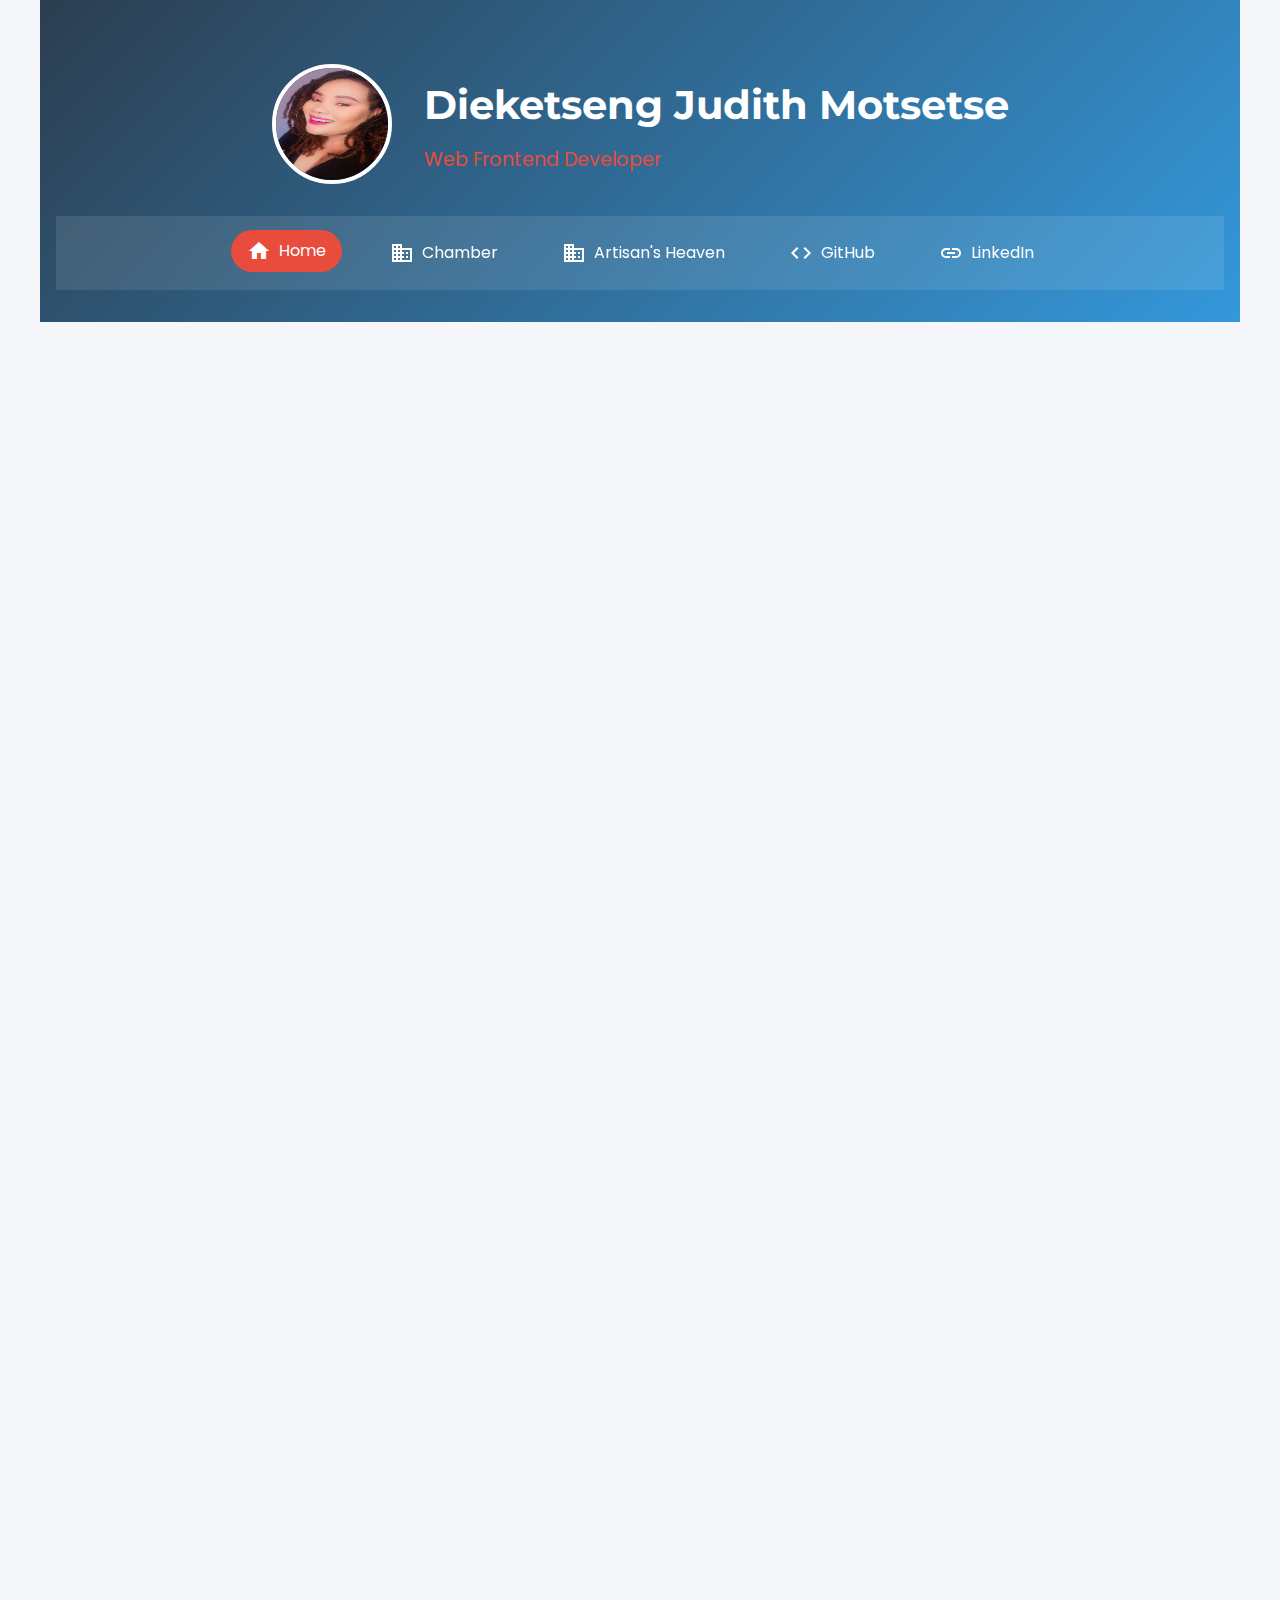
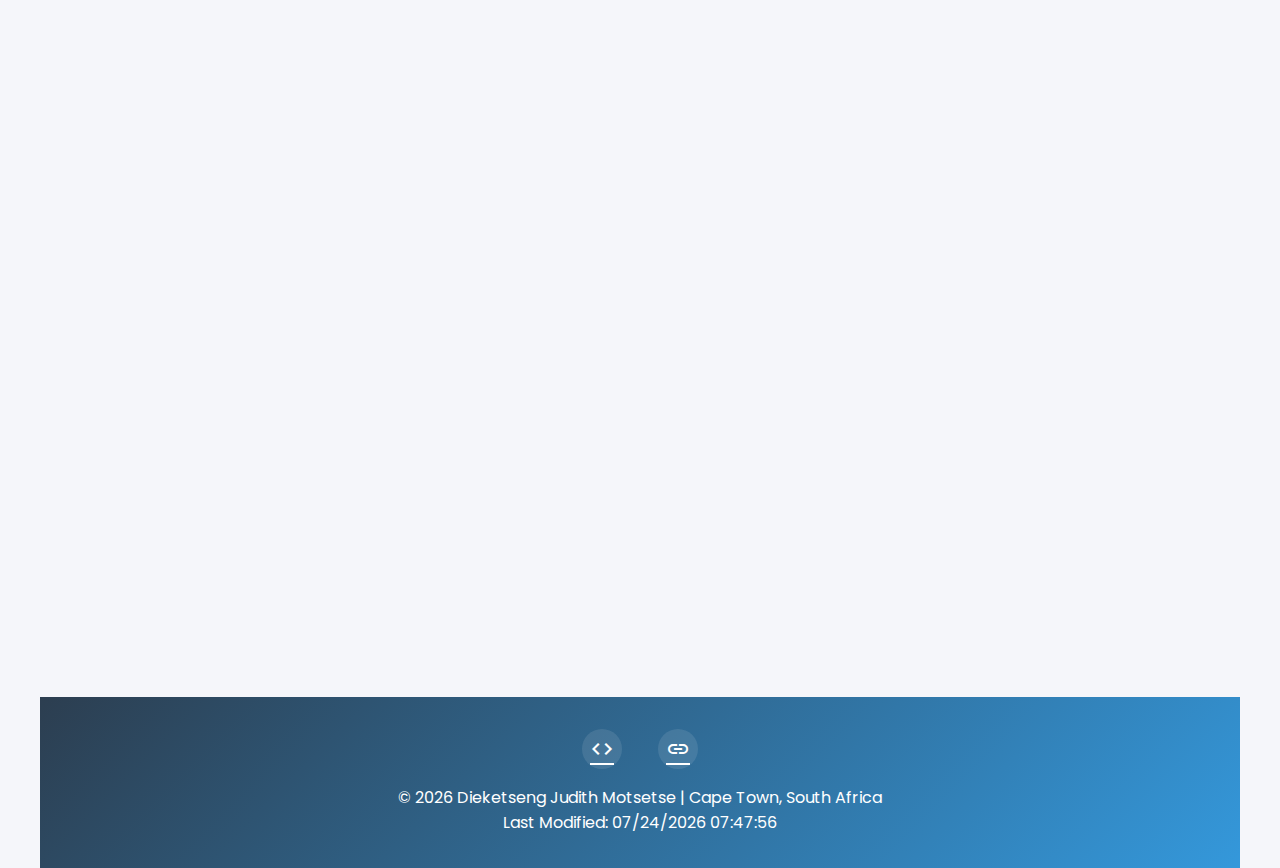
<file: index.html>
<!DOCTYPE html>
<html lang="en">
<head>
    <meta charset="UTF-8">
    <meta name="viewport" content="width=device-width, initial-scale=1.0">
    <meta name="description" content="Dieketseng Judith Motsetse's course homepage for WDD231 - Web Frontend Development">
    <meta name="author" content="Dieketseng Judith Motsetse">
    <title>Dieketseng Judith Motsetse | WDD 231</title>
    <link rel="preconnect" href="https://fonts.googleapis.com">
    <link rel="preconnect" href="https://fonts.gstatic.com" crossorigin>
    <link href="https://fonts.googleapis.com/css2?family=Poppins:wght@400;600&family=Montserrat:wght@700&display=swap" rel="stylesheet">
    <link href="https://fonts.googleapis.com/icon?family=Material+Icons" rel="stylesheet">
    <link rel="stylesheet" href="styles/styles.css">
    <script defer src="scripts/script.js"></script>
</head>
<body>
    <header>
        <div class="profile">
            <div class="profile-content">
                <img src="images/profile.jpg" alt="Profile Picture" width="120" height="120">
                <div class="profile-text">
                    <h1>Dieketseng Judith Motsetse</h1>
                    <p class="subtitle">Web Frontend Developer</p>
                </div>
            </div>
        </div>
        <nav>
            <button id="menu-button" aria-label="Toggle Menu" aria-controls="nav-menu" aria-expanded="false">
                <span class="material-icons">menu</span>
            </button>
            <ul id="nav-menu">
                <li><a href="#" class="active" aria-current="page">
                    <span class="material-icons">home</span> Home
                </a></li>
                <li><a href="chamber/index.html">
                    <span class="material-icons">business</span> Chamber
                    <li><a href="final-project/index.html">
                        <span class="material-icons">business</span> Artisan's Heaven    
                </a></li>
                <li><a href="https://github.com/judybytes" target="_blank" rel="noopener">
                    <span class="material-icons">code</span> GitHub
                </a></li>
                <li><a href="https://www.linkedin.com/in/dieketsengmotsetse" target="_blank" rel="noopener">
                    <span class="material-icons">link</span> LinkedIn
                </a></li>
            </ul>
        </nav>
    </header>

    <main>
        <section class="coursework fade-in">
            <h2><span class="material-icons">school</span> Course Work</h2>
            <div class="progress-cards">
                <div class="progress-card">
                    <span class="material-icons md-36">menu_book</span>
                    <h3>Learning Activities</h3>
                    <div class="progress-bar">
                        <div class="progress progress-25">85%</div>
                    </div>
                </div>
                <div class="progress-card">
                    <span class="material-icons md-36">task</span>
                    <h3>Project Milestones</h3>
                    <div class="progress-bar">
                        <div class="progress progress-80">70%</div>
                    </div>
                </div>
                <div class="progress-card">
                    <span class="material-icons md-36">account_tree</span>
                    <h3>Final Project</h3>
                    <div class="progress-bar">
                        <div class="progress progress-20">50%</div>
                    </div>
                </div>
            </div>
        </section>

        <section class="location fade-in">
            <h2><span class="material-icons">location_on</span> Cape Town, South Africa</h2>
            <div class="location-card">
                <figure>
                    <img src="images/cape-town.webp" alt="Beautiful view of Cape Town" width="800" height="400">
                    <figcaption>The stunning landscape of Cape Town, South Africa</figcaption>
                </figure>
                <div class="weather-widget">
                    <div class="weather-info">
                        <span class="material-icons">wb_sunny</span>
                        <span class="temperature">24°C</span>
                        <p>Sunny</p>
                    </div>
                </div>
            </div>
        </section>

        <section class="certificate fade-in">
            <h2><span class="material-icons">workspace_premium</span> Web and Computer Programming Certificate</h2>
            <div class="filter-buttons">
                <button class="filter-button active" data-filter="all">
                    <span class="material-icons">grid_view</span> All
                </button>
                <button class="filter-button" data-filter="CSE">
                    <span class="material-icons">code</span> CSE
                </button>
                <button class="filter-button" data-filter="WDD">
                    <span class="material-icons">brush</span> WDD
                </button>
            </div>
            <div id="course-container" class="course-grid"></div>
            <div class="credits-summary">
                <span class="material-icons">star</span>
                <p>Total Credits: <span id="total-credits">0</span></p>
            </div>
        </section>
    </main>

    <footer>
        <div class="footer-content">
            <div class="social-links">
                <a href="https://github.com/yourusername" target="_blank" rel="noopener">
                    <span class="material-icons">code</span>
                </a>
                <a href="https://www.linkedin.com/in/dieketsengmotsetse" target="_blank" rel="noopener">
                    <span class="material-icons">link</span>
                </a>
            </div>
            <p>&copy; <span id="current-year"></span> Dieketseng Judith Motsetse | Cape Town, South Africa</p>
            <p id="lastModified"></p>
        </div>
    </footer>
</body>
</html>
</file>
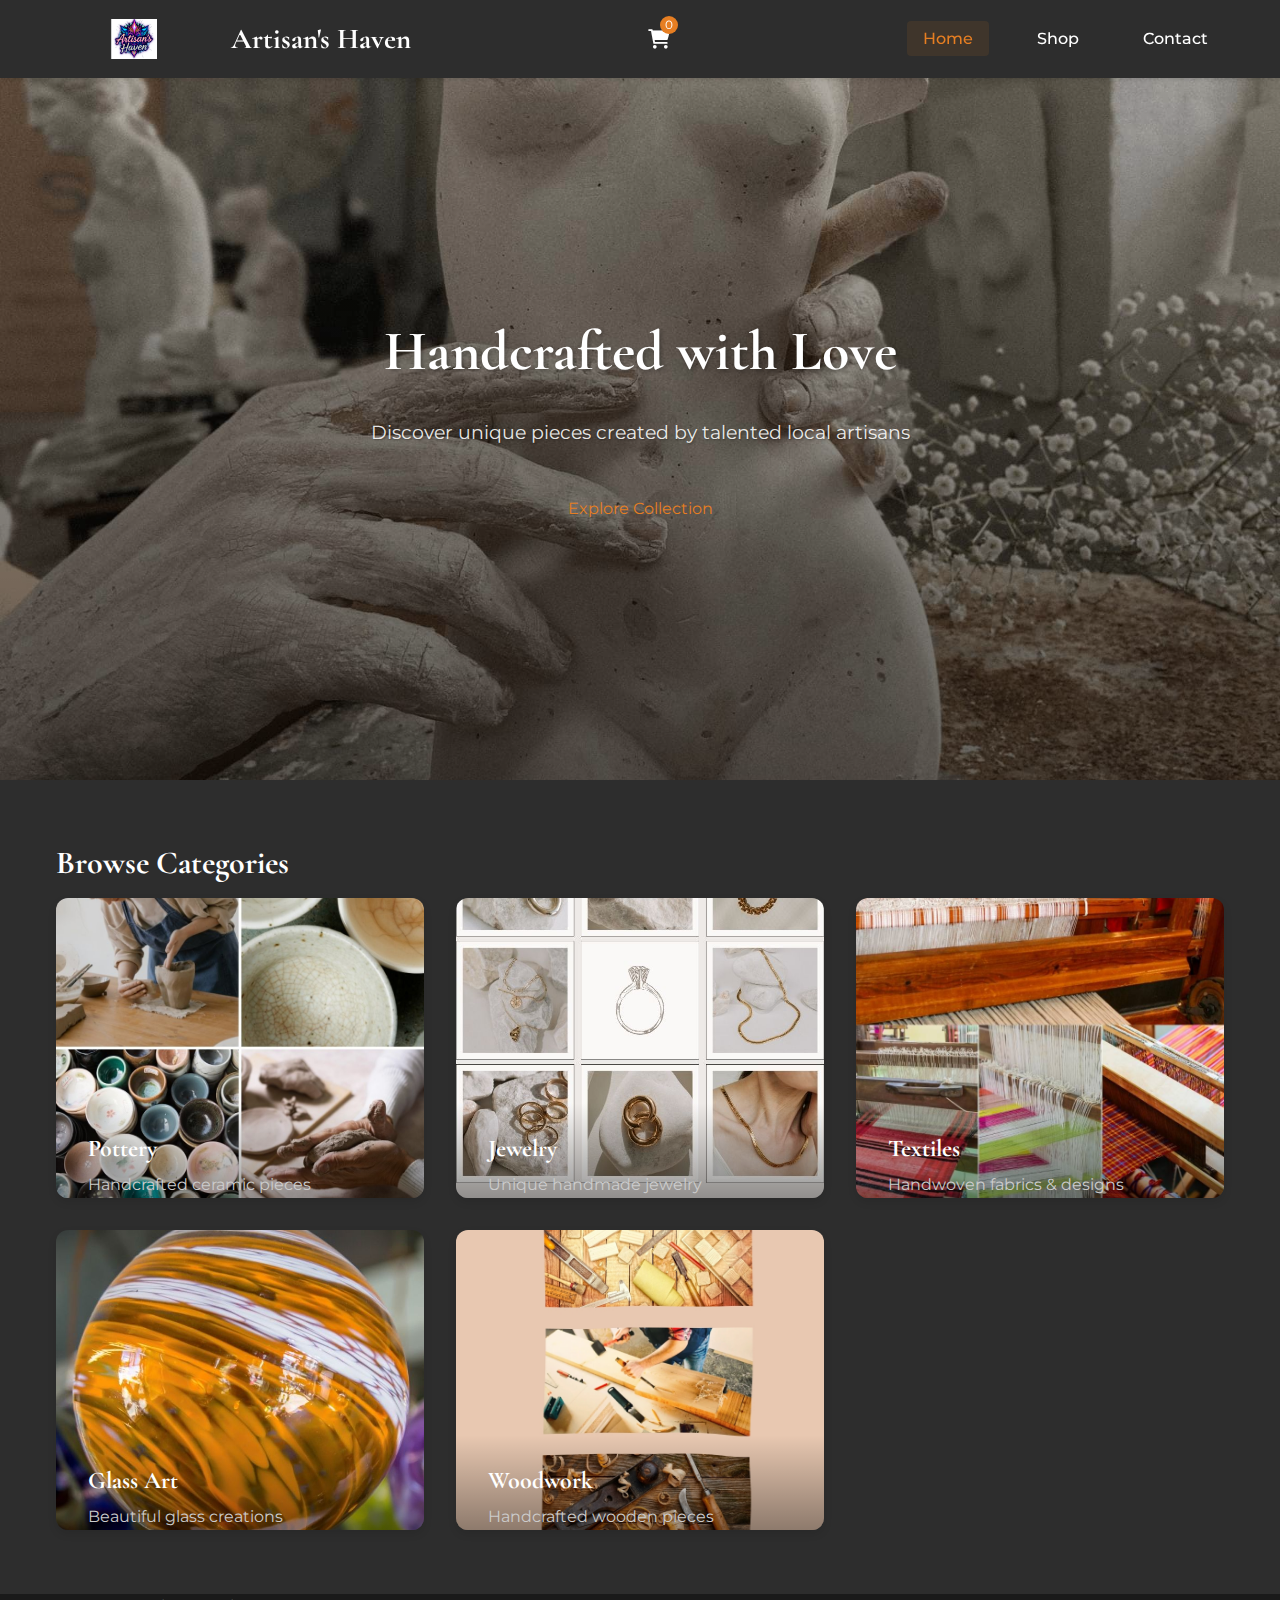
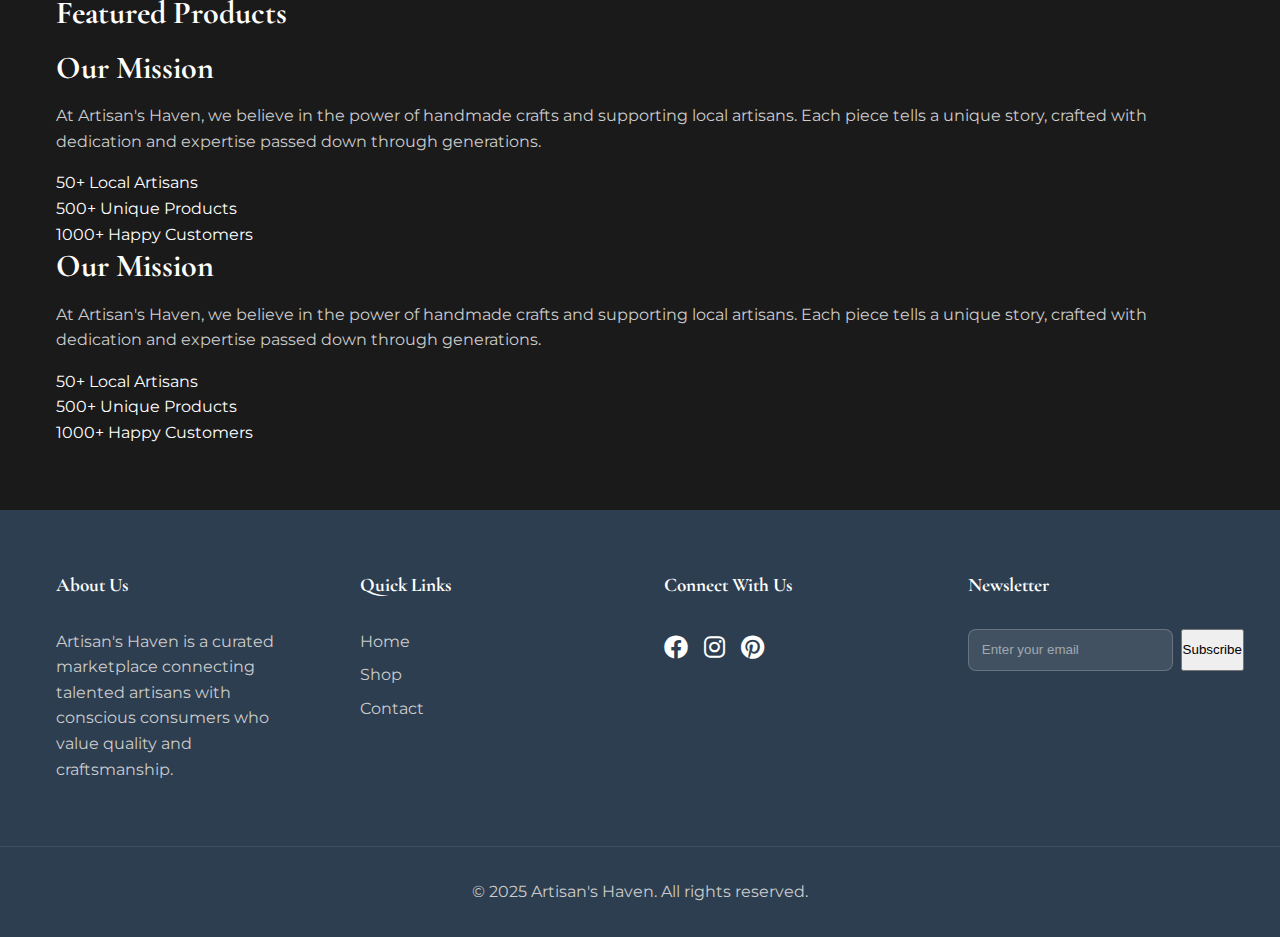
<file: final-project/index.html>
<!DOCTYPE html>
<html lang="en">
<head>
    <meta charset="UTF-8">
    <meta name="viewport" content="width=device-width, initial-scale=1.0">
    <meta name="description" content="Artisan's Haven - A curated marketplace for handcrafted goods from local artisans">
    <title>Artisan's Haven | Handcrafted with Love</title>

    <!-- Favicon -->
    <link rel="icon" type="image/x-icon" href="images/favicon.ico">

    <!-- Social Media Meta Tags -->
    <meta property="og:title" content="Artisan's Haven">
    <meta property="og:description" content="Discover unique handcrafted goods from talented local artisans">
    <meta property="og:image" content="images/og-image.jpg">
    <meta property="og:url" content="https://artisanshaven.com">
    <meta name="theme-color" content="#1a1a1a">

    <!-- Google Fonts -->
    <link href="https://fonts.googleapis.com/css2?family=Cormorant+Garamond:wght@400;600;700&family=Montserrat:wght@300;400;500&display=swap" rel="stylesheet">

    <!-- Font Awesome -->
    <link rel="stylesheet" href="https://cdnjs.cloudflare.com/ajax/libs/font-awesome/6.0.0/css/all.min.css">

    <!-- Custom CSS -->
    <link rel="stylesheet" href="styles/styles.css">
</head>
<body class="dark-theme">
    <!-- Skip Link -->
    <a href="#main-content" class="skip-link">Skip to main content</a>

    <!-- Header -->
    <header>
        <nav class="main-nav">
            <div class="nav-wrapper container">
                <!-- Logo -->
                <div class="logo">
                    <a href="index.html">
                        <img src="images/logo/logo.png" alt="Artisan's Haven Logo" class="logo-image">
                        <span class="logo-text">Artisan's Haven</span>
                    </a>
                </div>

                <!-- Navigation Controls -->
                <div class="nav-controls">
                    <!-- Cart -->
                    <a href="#" class="cart-icon" aria-label="Shopping cart">
                        <i class="fas fa-shopping-cart"></i>
                        <span class="cart-count" id="cart-count">0</span>
                    </a>

                    <!-- Mobile Menu Toggle -->
                    <button class="mobile-menu-toggle" aria-label="Toggle Menu">
                        <span></span>
                        <span></span>
                        <span></span>
                    </button>
                </div>

                <!-- Navigation Links -->
                <ul class="nav-links">
                    <li><a href="index.html" class="active">Home</a></li>
                    <li><a href="products.html">Shop</a></li>
                    <li><a href="contact.html">Contact</a></li>
                </ul>
            </div>
        </nav>
    </header>

    <!-- Main Content -->
    <main id="main-content">
        <!-- Hero Section -->
        <section class="hero">
            <div class="hero-image-container">
                <img src="images/hero/hero-main.jpg" alt="Making of a Sculpture" class="hero-image">
                <div class="hero-overlay"></div>
            </div>
            <div class="hero-content">
                <h1>Handcrafted with Love</h1>
                <p>Discover unique pieces created by talented local artisans</p>
                <a href="products.html" class="btn btn-primary">Explore Collection</a>
            </div>
        </section>

        <!-- Categories Section -->
        <section class="featured-categories">
            <div class="container">
                <h2 class="section-title">Browse Categories</h2>
                <div class="categories-wrapper">
                    <!-- Pottery -->
                    <div class="category-card">
                        <div class="category-image">
                            <img src="images/categories/pottery.jpg" alt="Pottery" loading="lazy">
                            <div class="category-overlay">
                                <h3>Pottery</h3>
                                <p>Handcrafted ceramic pieces</p>
                                <span class="items-count">15 items</span>
                                <a href="products.html?category=pottery" class="category-link">Explore</a>
                            </div>
                        </div>
                    </div>

                    <!-- Jewelry -->
                    <div class="category-card">
                        <div class="category-image">
                            <img src="images/categories/jewelry.jpg" alt="Jewelry" loading="lazy">
                            <div class="category-overlay">
                                <h3>Jewelry</h3>
                                <p>Unique handmade jewelry</p>
                                <span class="items-count">20 items</span>
                                <a href="products.html?category=jewelry" class="category-link">Explore</a>
                            </div>
                        </div>
                    </div>

                    <!-- Textiles -->
                    <div class="category-card">
                        <div class="category-image">
                            <img src="images/categories/textiles.jpg" alt="Textiles" loading="lazy">
                            <div class="category-overlay">
                                <h3>Textiles</h3>
                                <p>Handwoven fabrics & designs</p>
                                <span class="items-count">12 items</span>
                                <a href="products.html?category=textiles" class="category-link">Explore</a>
                            </div>
                        </div>
                    </div>

                    <!-- Glass Art -->
                    <div class="category-card">
                        <div class="category-image">
                            <img src="images/categories/glass.jpg" alt="Glass Art" loading="lazy">
                            <div class="category-overlay">
                                <h3>Glass Art</h3>
                                <p>Beautiful glass creations</p>
                                <span class="items-count">8 items</span>
                                <a href="products.html?category=glass" class="category-link">Explore</a>
                            </div>
                        </div>
                    </div>

                    <!-- Woodwork -->
                    <div class="category-card">
                        <div class="category-image">
                            <img src="images/categories/woodwork.jpg" alt="Woodwork" loading="lazy">
                            <div class="category-overlay">
                                <h3>Woodwork</h3>
                                <p>Handcrafted wooden pieces</p>
                                <span class="items-count">10 items</span>
                                <a href="products.html?category=woodwork" class="category-link">Explore</a>
                            </div>
                        </div>
                    </div>
                </div>
            </div>
        </section>

        <!-- Featured Products Section -->
        <section class="featured-products">
            <div class="container">
                <h2 class="section-title">Featured Products</h2>
                <div class="products-grid" id="featured-products">
                    <!-- Products will be loaded dynamically -->
                </div>
            </div>
        </section>
    
        <section class="about-section">
            <div class="container">
                <div class="about-content">
                    <h2 class="section-title">Our Mission</h2>
                    <p>At Artisan's Haven, we believe in the power of handmade crafts and supporting local artisans. Each piece tells a unique story, crafted with dedication and expertise passed down through generations.</p>
                    <div class="stats">
                        <div class="stat-item">
                            <span class="stat-number">50+</span>
                            <span class="stat-label">Local Artisans</span>
                        </div>
                        <div class="stat-item">
                            <span class="stat-number">500+</span>
                            <span class="stat-label">Unique Products</span>
                        </div>
                        <div class="stat-item">
                            <span class="stat-number">1000+</span>
                            <span class="stat-label">Happy Customers</span>
                        </div>
                    </div>
                </div>
            </div>
        </section>

        <!-- About Section -->
        <section class="about-section">
            <div class="container">
                <div class="about-content">
                    <h2 class="section-title">Our Mission</h2>
                    <p>At Artisan's Haven, we believe in the power of handmade crafts and supporting local artisans. Each piece tells a unique story, crafted with dedication and expertise passed down through generations.</p>
                    <div class="stats">
                        <div class="stat-item">
                            <span class="stat-number">50+</span>
                            <span class="stat-label">Local Artisans</span>
                        </div>
                        <div class="stat-item">
                            <span class="stat-number">500+</span>
                            <span class="stat-label">Unique Products</span>
                        </div>
                        <div class="stat-item">
                            <span class="stat-number">1000+</span>
                            <span class="stat-label">Happy Customers</span>
                        </div>
                    </div>
                </div>
            </div>
        </section>
    </main>

    <!-- Footer -->
    <footer>
        <div class="footer-content container">
            <div class="footer-section">
                <h3>About Us</h3>
                <p>Artisan's Haven is a curated marketplace connecting talented artisans with conscious consumers who value quality and craftsmanship.</p>
            </div>
            <div class="footer-section">
                <h3>Quick Links</h3>
                <ul>
                    <li><a href="index.html">Home</a></li>
                    <li><a href="products.html">Shop</a></li>
                    <li><a href="contact.html">Contact</a></li>
                </ul>
            </div>
            <div class="footer-section">
                <h3>Connect With Us</h3>
                <div class="social-links">
                    <a href="#" aria-label="Facebook"><i class="fab fa-facebook"></i></a>
                    <a href="#" aria-label="Instagram"><i class="fab fa-instagram"></i></a>
                    <a href="#" aria-label="Pinterest"><i class="fab fa-pinterest"></i></a>
                </div>
            </div>
            <div class="footer-section">
                <h3>Newsletter</h3>
                <form class="newsletter-form" id="newsletter-form">
                    <input type="email" placeholder="Enter your email" required>
                    <button type="submit" class="btn btn-secondary">Subscribe</button>
                </form>
            </div>
        </div>
        <div class="footer-bottom">
            <p>&copy; 2025 Artisan's Haven. All rights reserved.</p>
        </div>
    </footer>

    <!-- Modal -->
    <div id="modal" class="modal">
        <div class="modal-content">
            <span class="close-modal">&times;</span>
            <div id="modal-body"></div>
        </div>
    </div>

    <!-- Loading Spinner -->
    <div id="loading-spinner" class="loading-spinner">
        <div class="spinner-content">
            <div class="spinner"></div>
            <p>Loading...</p>
        </div>
    </div>

    <!-- Notifications -->
    <div id="notifications-container" class="notifications-container"></div>

    <!-- Back to Top Button -->
    <button id="back-to-top" class="back-to-top" aria-label="Back to top">
        <i class="fas fa-arrow-up"></i>
    </button>

    <!-- Scripts -->
    <script type="module" src="scripts/main.js"></script>
</body>
</html>
</file>
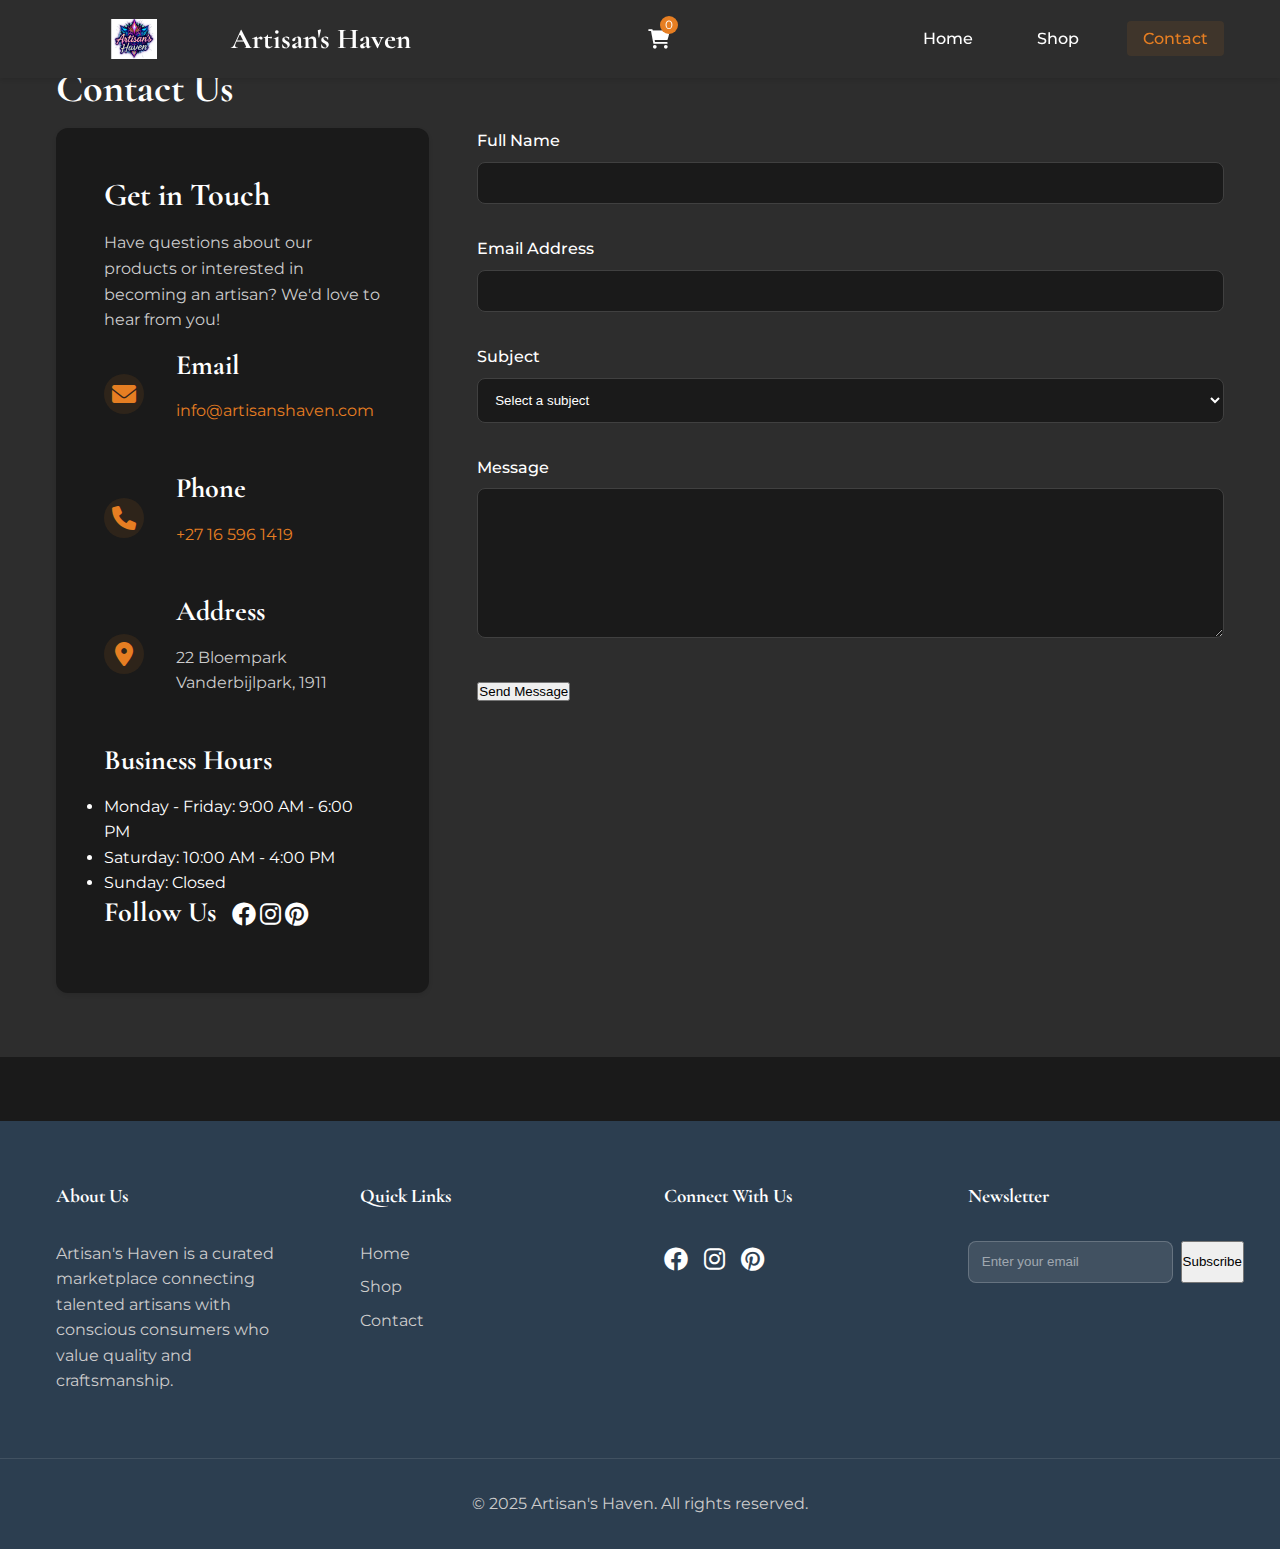
<file: final-project/contact.html>
<!DOCTYPE html>
<html lang="en">
<head>
    <meta charset="UTF-8">
    <meta name="viewport" content="width=device-width, initial-scale=1.0">
    <meta name="description" content="Contact Artisan's Haven - Get in touch with us for any inquiries">
    <title>Contact Us | Artisan's Haven</title>

    <!-- Favicon -->
    <link rel="icon" type="image/x-icon" href="images/favicon.ico">

    <!-- Social Media Meta Tags -->
    <meta property="og:title" content="Contact Artisan's Haven">
    <meta property="og:description" content="Get in touch with us for any inquiries about our handcrafted products">
    <meta property="og:image" content="images/og-image.jpg">
    <meta property="og:url" content="https://artisanshaven.com/contact">
    <meta name="theme-color" content="#1a1a1a">

    <!-- Google Fonts -->
    <link href="https://fonts.googleapis.com/css2?family=Cormorant+Garamond:wght@400;600;700&family=Montserrat:wght@300;400;500&display=swap" rel="stylesheet">

    <!-- Font Awesome -->
    <link rel="stylesheet" href="https://cdnjs.cloudflare.com/ajax/libs/font-awesome/6.0.0/css/all.min.css">

    <!-- Custom CSS -->
    <link rel="stylesheet" href="styles/styles.css">
</head>
<body class="dark-theme">
    <!-- Skip Link -->
    <a href="#main-content" class="skip-link">Skip to main content</a>

    <!-- Header -->
    <header>
        <nav class="main-nav">
            <div class="nav-wrapper container">
                <!-- Logo -->
                <div class="logo">
                    <a href="index.html">
                        <img src="images/logo/logo.png" alt="Artisan's Haven Logo" class="logo-image">
                        <span class="logo-text">Artisan's Haven</span>
                    </a>
                </div>

                <!-- Navigation Controls -->
                <div class="nav-controls">
                    <!-- Cart -->
                    <a href="#" class="cart-icon" aria-label="Shopping cart">
                        <i class="fas fa-shopping-cart"></i>
                        <span class="cart-count" id="cart-count">0</span>
                    </a>

                    <!-- Mobile Menu Toggle -->
                    <button class="mobile-menu-toggle" aria-label="Toggle Menu">
                        <span></span>
                        <span></span>
                        <span></span>
                    </button>
                </div>

                <!-- Navigation Links -->
                <ul class="nav-links">
                    <li><a href="index.html">Home</a></li>
                    <li><a href="products.html">Shop</a></li>
                    <li><a href="contact.html" class="active">Contact</a></li>
                </ul>
            </div>
        </nav>
    </header>

    <!-- Main Content -->
    <main id="main-content">
        <section class="contact-section">
            <div class="container">
                <h1 class="page-title">Contact Us</h1>
                
                <div class="contact-wrapper">
                    <!-- Contact Information -->
                    <div class="contact-info">
                        <h2>Get in Touch</h2>
                        <p>Have questions about our products or interested in becoming an artisan? We'd love to hear from you!</p>
                        
                        <div class="contact-details">
                            <div class="contact-item">
                                <i class="fas fa-envelope"></i>
                                <div class="contact-text">
                                    <h3>Email</h3>
                                    <p><a href="mailto:info@artisanshaven.com">info@artisanshaven.com</a></p>
                                </div>
                            </div>

                            <div class="contact-item">
                                <i class="fas fa-phone"></i>
                                <div class="contact-text">
                                    <h3>Phone</h3>
                                    <p><a href="tel:+27165961419">+27 16 596 1419</a></p>
                                </div>
                            </div>

                            <div class="contact-item">
                                <i class="fas fa-location-dot"></i>
                                <div class="contact-text">
                                    <h3>Address</h3>
                                    <p>22 Bloempark<br>Vanderbijlpark, 1911</p>
                                </div>
                            </div>
                        </div>

                        <div class="business-hours">
                            <h3>Business Hours</h3>
                            <ul>
                                <li><span>Monday - Friday:</span> 9:00 AM - 6:00 PM</li>
                                <li><span>Saturday:</span> 10:00 AM - 4:00 PM</li>
                                <li><span>Sunday:</span> Closed</li>
                            </ul>
                        </div>

                        <div class="social-links">
                            <h3>Follow Us</h3>
                            <div class="social-icons">
                                <a href="#" aria-label="Facebook"><i class="fab fa-facebook"></i></a>
                                <a href="#" aria-label="Instagram"><i class="fab fa-instagram"></i></a>
                                <a href="#" aria-label="Pinterest"><i class="fab fa-pinterest"></i></a>
                            </div>
                        </div>
                    </div>

                    <!-- Contact Form -->
                    <div class="contact-form-wrapper">
                        <form id="contact-form" class="contact-form" novalidate>
                            <div class="form-group">
                                <label for="name">Full Name</label>
                                <input type="text" 
                                       id="name" 
                                       name="name" 
                                       required 
                                       minlength="2"
                                       aria-required="true">
                                <div class="error-message" aria-live="polite"></div>
                            </div>

                            <div class="form-group">
                                <label for="email">Email Address</label>
                                <input type="email" 
                                       id="email" 
                                       name="email" 
                                       required
                                       aria-required="true">
                                <div class="error-message" aria-live="polite"></div>
                            </div>

                            <div class="form-group">
                                <label for="subject">Subject</label>
                                <select id="subject" 
                                        name="subject" 
                                        required
                                        aria-required="true">
                                    <option value="">Select a subject</option>
                                    <option value="general">General Inquiry</option>
                                    <option value="product">Product Question</option>
                                    <option value="artisan">Become an Artisan</option>
                                    <option value="other">Other</option>
                                </select>
                                <div class="error-message" aria-live="polite"></div>
                            </div>

                            <div class="form-group">
                                <label for="message">Message</label>
                                <textarea id="message" 
                                          name="message" 
                                          rows="5" 
                                          required
                                          minlength="10"
                                          aria-required="true"></textarea>
                                <div class="error-message" aria-live="polite"></div>
                            </div>

                            <button type="submit" class="btn btn-primary">
                                <span class="button-text">Send Message</span>
                                <span class="button-loader" style="display: none;">
                                    <i class="fas fa-spinner fa-spin"></i>
                                </span>
                            </button>
                        </form>
                    </div>
                </div>
            </div>
        </section>
    </main>

    <!-- Footer -->
    <footer>
        <div class="footer-content container">
            <div class="footer-section">
                <h3>About Us</h3>
                <p>Artisan's Haven is a curated marketplace connecting talented artisans with conscious consumers who value quality and craftsmanship.</p>
            </div>
            <div class="footer-section">
                <h3>Quick Links</h3>
                <ul>
                    <li><a href="index.html">Home</a></li>
                    <li><a href="products.html">Shop</a></li>
                    <li><a href="contact.html">Contact</a></li>
                </ul>
            </div>
            <div class="footer-section">
                <h3>Connect With Us</h3>
                <div class="social-links">
                    <a href="#" aria-label="Facebook"><i class="fab fa-facebook"></i></a>
                    <a href="#" aria-label="Instagram"><i class="fab fa-instagram"></i></a>
                    <a href="#" aria-label="Pinterest"><i class="fab fa-pinterest"></i></a>
                </div>
            </div>
            <div class="footer-section">
                <h3>Newsletter</h3>
                <form class="newsletter-form" id="newsletter-form">
                    <input type="email" placeholder="Enter your email" required>
                    <button type="submit" class="btn btn-secondary">Subscribe</button>
                </form>
            </div>
        </div>
        <div class="footer-bottom">
            <p>&copy; 2025 Artisan's Haven. All rights reserved.</p>
        </div>
    </footer>

    <!-- Success Modal -->
    <div id="success-modal" class="modal" role="dialog" aria-hidden="true">
        <div class="modal-content">
            <button class="close-modal" aria-label="Close modal">&times;</button>
            <div class="success-message">
                <i class="fas fa-check-circle"></i>
                <h3>Message Sent!</h3>
                <p>Thank you for contacting us. We'll get back to you shortly.</p>
            </div>
        </div>
    </div>

    <!-- Loading Spinner -->
    <div id="loading-spinner" class="loading-spinner">
        <div class="spinner-content">
            <div class="spinner"></div>
            <p>Loading...</p>
        </div>
    </div>

    <!-- Notifications -->
    <div id="notifications-container" class="notifications-container"></div>

    <!-- Back to Top Button -->
    <button id="back-to-top" class="back-to-top" aria-label="Back to top">
        <i class="fas fa-arrow-up"></i>
    </button>

    <!-- Scripts -->
    <script type="module" src="scripts/main.js"></script>
</body>
</html>
</file>
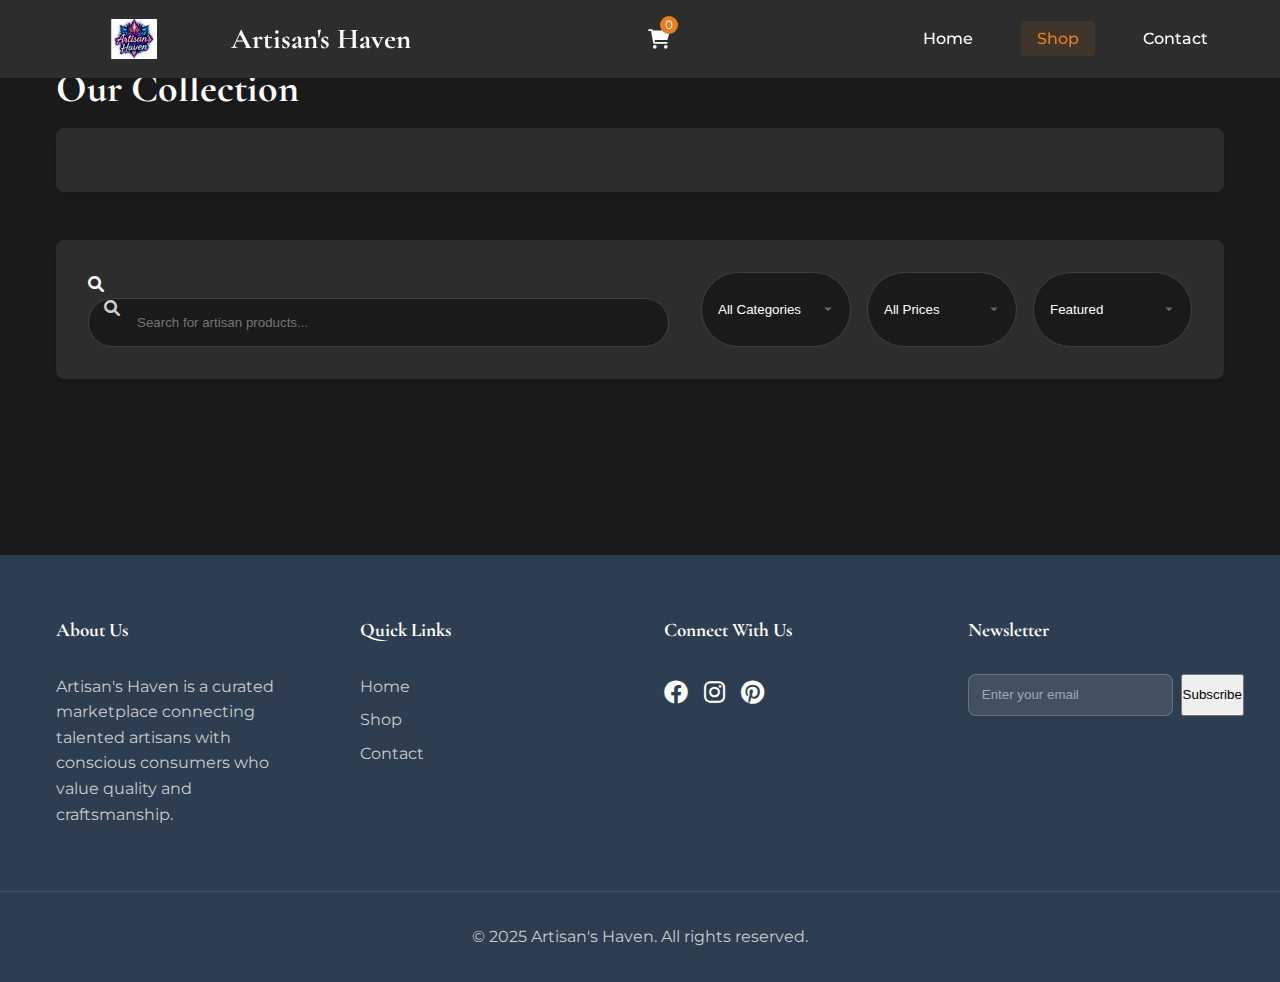
<file: final-project/products.html>
<!DOCTYPE html>
<html lang="en">
<head>
    <meta charset="UTF-8">
    <meta name="viewport" content="width=device-width, initial-scale=1.0">
    <meta name="description" content="Browse our collection of handcrafted products from talented local artisans">
    <title>Shop | Artisan's Haven</title>

    <!-- Favicon -->
    <link rel="icon" type="image/x-icon" href="images/favicon.ico">

    <!-- Social Media Meta Tags -->
    <meta property="og:title" content="Shop Artisan's Haven">
    <meta property="og:description" content="Discover unique handcrafted products from local artisans">
    <meta property="og:image" content="images/og-image.jpg">
    <meta property="og:url" content="https://artisanshaven.com/products">
    <meta name="theme-color" content="#1a1a1a">

    <!-- Google Fonts -->
    <link href="https://fonts.googleapis.com/css2?family=Cormorant+Garamond:wght@400;600;700&family=Montserrat:wght@300;400;500&display=swap" rel="stylesheet">

    <!-- Font Awesome -->
    <link rel="stylesheet" href="https://cdnjs.cloudflare.com/ajax/libs/font-awesome/6.0.0/css/all.min.css">

    <!-- Custom CSS -->
    <link rel="stylesheet" href="styles/styles.css">
</head>
<body class="dark-theme">
    <!-- Skip Link -->
    <a href="#main-content" class="skip-link">Skip to main content</a>

    <!-- Header -->
    <header>
        <nav class="main-nav">
            <div class="nav-wrapper container">
                <!-- Logo -->
                <div class="logo">
                    <a href="index.html">
                        <img src="images/logo/logo.png" alt="Artisan's Haven Logo" class="logo-image">
                        <span class="logo-text">Artisan's Haven</span>
                    </a>
                </div>

                <!-- Navigation Controls -->
                <div class="nav-controls">
                    <!-- Cart -->
                    <a href="#" class="cart-icon" aria-label="Shopping cart">
                        <i class="fas fa-shopping-cart"></i>
                        <span class="cart-count" id="cart-count">0</span>
                    </a>

                    <!-- Mobile Menu Toggle -->
                    <button class="mobile-menu-toggle" aria-label="Toggle Menu">
                        <span></span>
                        <span></span>
                        <span></span>
                    </button>
                </div>

                <!-- Navigation Links -->
                <ul class="nav-links">
                    <li><a href="index.html">Home</a></li>
                    <li><a href="products.html" class="active">Shop</a></li>
                    <li><a href="contact.html">Contact</a></li>
                </ul>
            </div>
        </nav>
    </header>

    <!-- Main Content -->
    <main id="main-content">
        <section class="products-section">
            <div class="container">
                <h1 class="page-title">Our Collection</h1>

                <div class="filters-section">
                    <!-- ... filters ... -->
                </div>
        
                <div class="products-grid" id="products-grid">
                    <!-- Products will be loaded dynamically -->
                </div>
        
                <div id="no-results" style="display: none;">
                    <p>No products found matching your criteria.</p>
                </div>   

                <!-- Search and Filters -->
                <div class="filters-section">
                    <div class="search-controls">
                        <div class="search-bar">
                            <i class="fas fa-search search-icon"></i>
                            <input type="text" 
                                   id="search-input" 
                                   placeholder="Search for artisan products..."
                                   aria-label="Search products">
                        </div>
                        
                        <div class="filter-controls">
                            <select id="category-filter" aria-label="Filter by category">
                                <option value="">All Categories</option>
                                <option value="pottery">Pottery</option>
                                <option value="jewelry">Jewelry</option>
                                <option value="textiles">Textiles</option>
                                <option value="leather">Leather</option>
                                <option value="glass">Glass</option>
                                <option value="metalwork">Metalwork</option>
                                <option value="woodwork">Woodwork</option>
                            </select>

                            <select id="price-filter" aria-label="Filter by price">
                                <option value="">All Prices</option>
                                <option value="under-50">Under $50</option>
                                <option value="50-100">$50 - $100</option>
                                <option value="100-200">$100 - $200</option>
                                <option value="over-200">Over $200</option>
                            </select>
                
                            <select id="sort-filter" aria-label="Sort by">
                                <option value="featured">Featured</option>
                                <option value="price-low">Price: Low to High</option>
                                <option value="price-high">Price: High to Low</option>
                                <option value="newest">Newest Arrivals</option>
                            </select>
                        </div>
                    </div>
                </div>

                <!-- Active Filters -->
                <div class="active-filters" id="active-filters">
                    <!-- Active filters will be displayed here -->
                </div>

                <!-- Products Grid -->
                <div class="products-grid" id="products-grid" role="list">
                    <!-- Products will be loaded dynamically -->
                </div>

                <!-- Loading State -->
                <div class="loading-spinner" id="loading-spinner">
                    <div class="spinner"></div>
                    <p>Loading products...</p>
                </div>

                <!-- No Results State -->
                <div class="no-results" id="no-results" style="display: none;">
                    <i class="fas fa-search"></i>
                    <p>No products found matching your criteria.</p>
                    <button class="btn btn-secondary" onclick="clearFilters()">Clear Filters</button>
                </div>

                <!-- Pagination -->
                <div class="pagination" id="pagination">
                    <!-- Pagination will be generated dynamically -->
                </div>
            </div>
        </section>
    </main>

    <!-- Footer -->
    <footer>
        <div class="footer-content container">
            <div class="footer-section">
                <h3>About Us</h3>
                <p>Artisan's Haven is a curated marketplace connecting talented artisans with conscious consumers who value quality and craftsmanship.</p>
            </div>
            <div class="footer-section">
                <h3>Quick Links</h3>
                <ul>
                    <li><a href="index.html">Home</a></li>
                    <li><a href="products.html">Shop</a></li>
                    <li><a href="contact.html">Contact</a></li>
                </ul>
            </div>
            <div class="footer-section">
                <h3>Connect With Us</h3>
                <div class="social-links">
                    <a href="#" aria-label="Facebook"><i class="fab fa-facebook"></i></a>
                    <a href="#" aria-label="Instagram"><i class="fab fa-instagram"></i></a>
                    <a href="#" aria-label="Pinterest"><i class="fab fa-pinterest"></i></a>
                </div>
            </div>
            <div class="footer-section">
                <h3>Newsletter</h3>
                <form class="newsletter-form" id="newsletter-form">
                    <input type="email" placeholder="Enter your email" required>
                    <button type="submit" class="btn btn-secondary">Subscribe</button>
                </form>
            </div>
        </div>
        <div class="footer-bottom">
            <p>&copy; 2025 Artisan's Haven. All rights reserved.</p>
        </div>
    </footer>

    <!-- Product Modal -->
    <div id="modal" class="modal" role="dialog" aria-hidden="true">
        <div class="modal-content">
            <button class="close-modal" aria-label="Close modal">&times;</button>
            <div id="modal-body"></div>
        </div>
    </div>

    <!-- Loading Spinner -->
    <div id="loading-spinner" class="loading-spinner">
        <div class="spinner-content">
            <div class="spinner"></div>
            <p>Loading...</p>
        </div>
    </div>

    <!-- Notifications -->
    <div id="notifications-container" class="notifications-container"></div>

    <!-- Back to Top Button -->
    <button id="back-to-top" class="back-to-top" aria-label="Back to top">
        <i class="fas fa-arrow-up"></i>
    </button>

    <!-- Scripts -->
    <script type="module" src="scripts/main.js"></script>
</body>
</html>
</file>
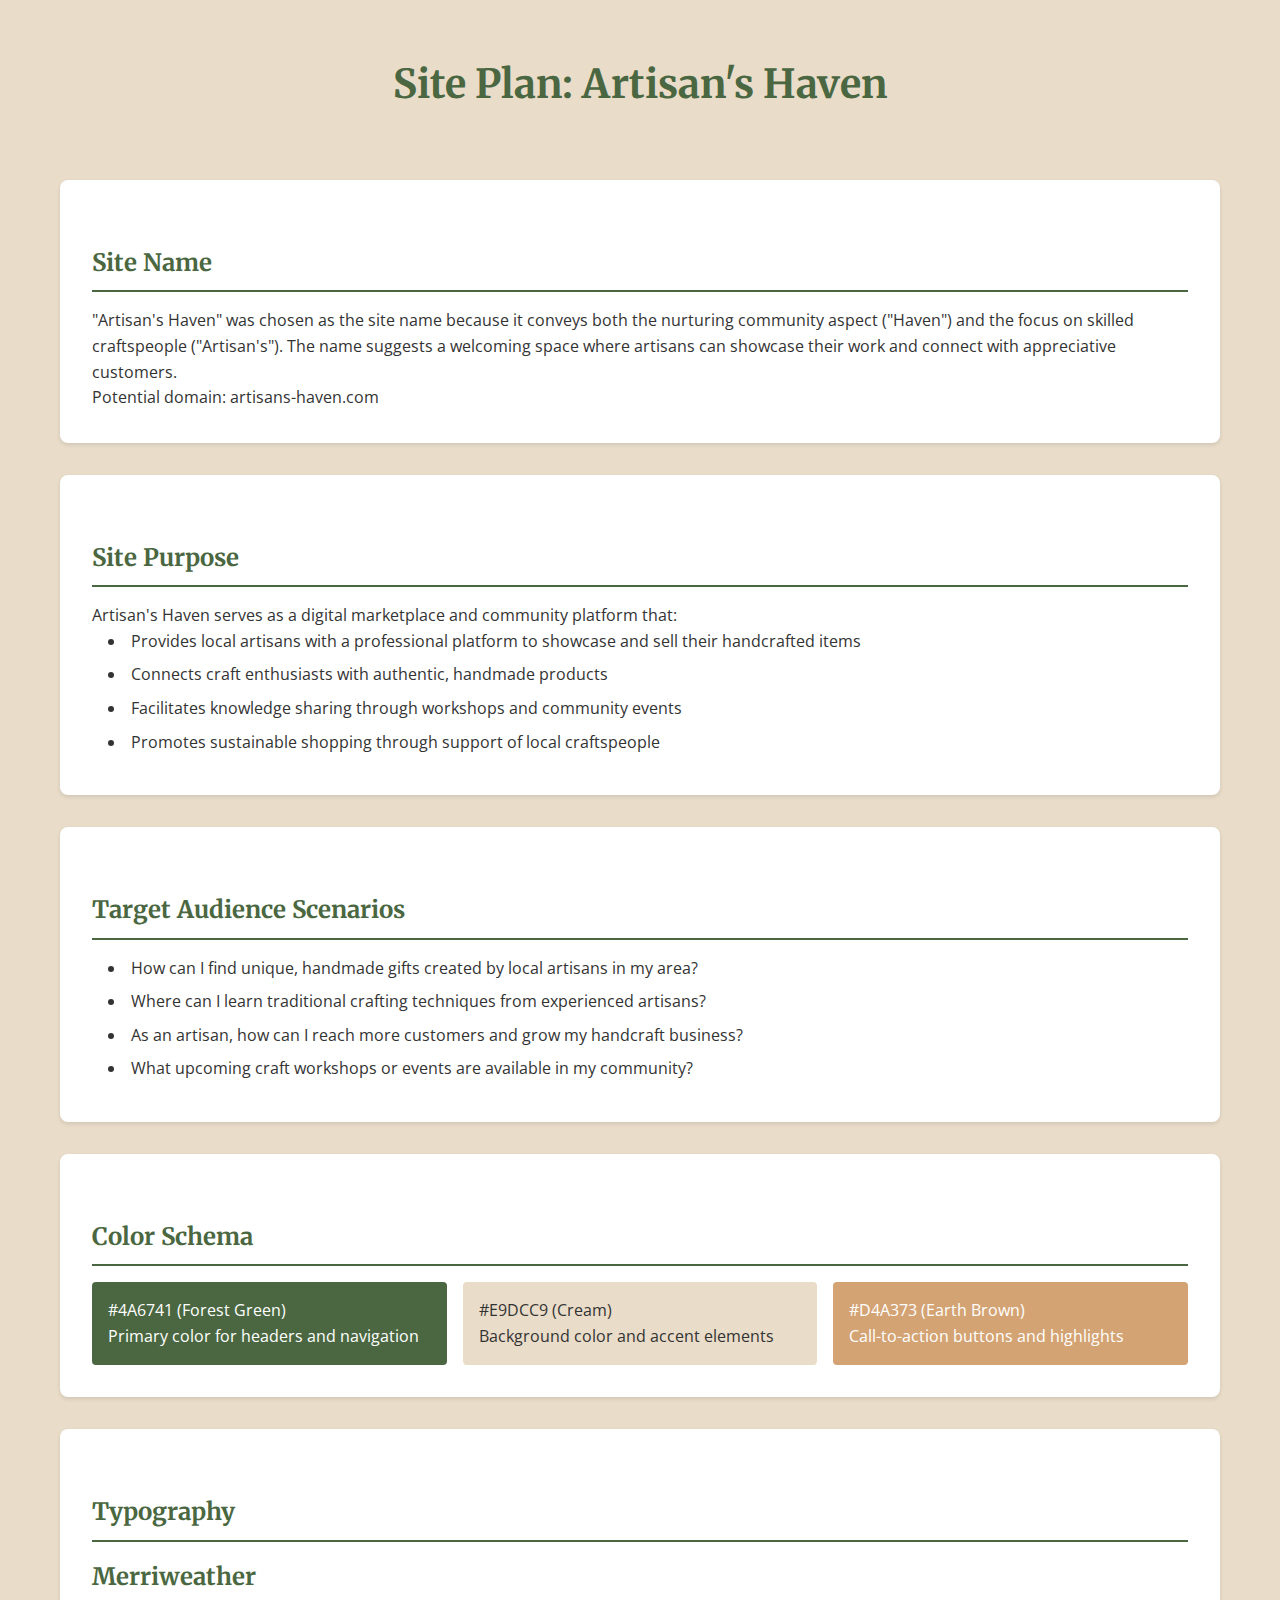
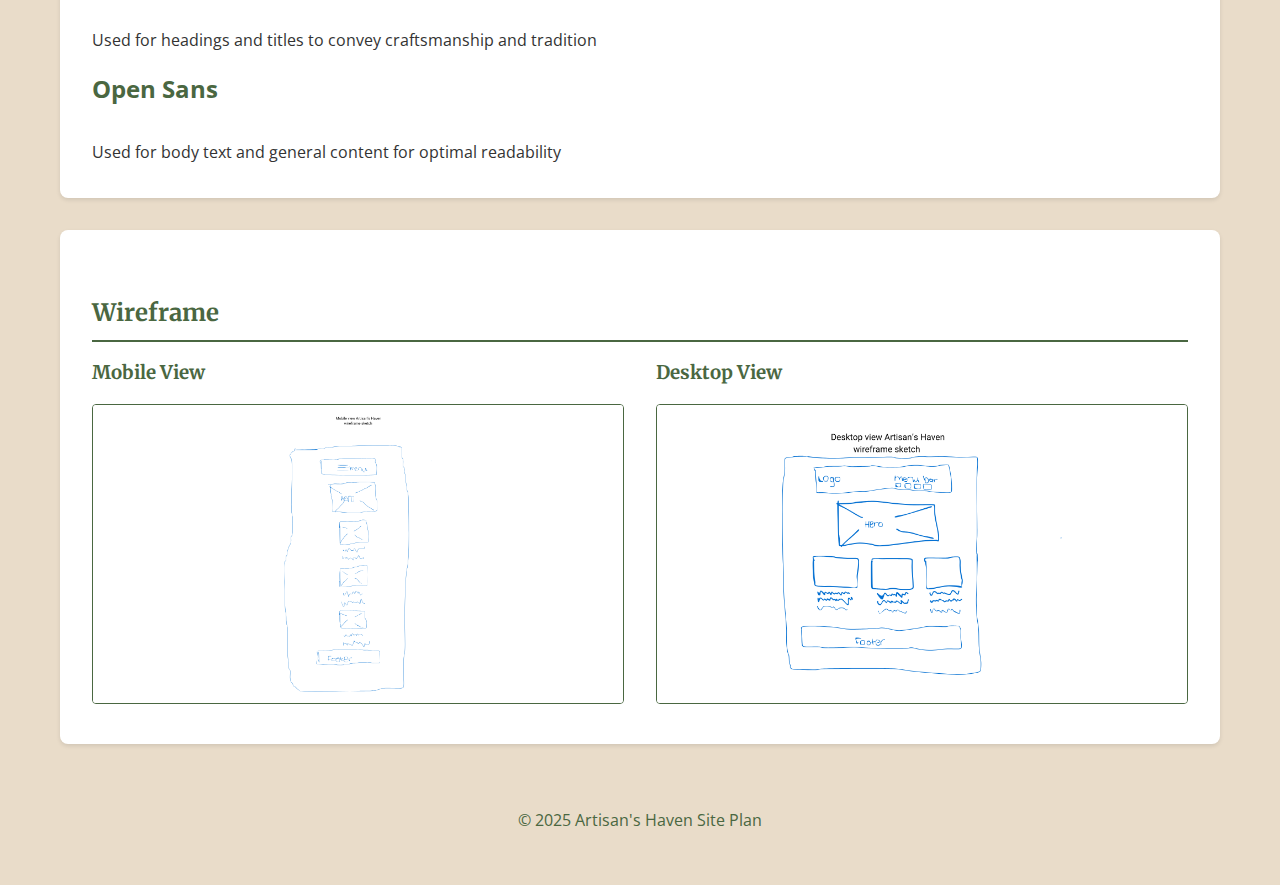
<file: final-project/sitemap.html>
<!DOCTYPE html>
<html lang="en">
<head>
    <meta charset="UTF-8">
    <meta name="viewport" content="width=device-width, initial-scale=1.0">
    <title>Site Plan - Artisan's Haven</title>
    <link rel="stylesheet" href="styles/sitemap.css">
</head>
<body>
    <header>
        <h1>Site Plan: Artisan's Haven</h1>
    </header>

    <main>
        <section id="site-name">
            <h2>Site Name</h2>
            <p>"Artisan's Haven" was chosen as the site name because it conveys both the nurturing community aspect ("Haven") and the focus on skilled craftspeople ("Artisan's"). The name suggests a welcoming space where artisans can showcase their work and connect with appreciative customers.</p>
            <p>Potential domain: artisans-haven.com</p>
        </section>

        <section id="site-purpose">
            <h2>Site Purpose</h2>
            <p>Artisan's Haven serves as a digital marketplace and community platform that:</p>
            <ul>
                <li>Provides local artisans with a professional platform to showcase and sell their handcrafted items</li>
                <li>Connects craft enthusiasts with authentic, handmade products</li>
                <li>Facilitates knowledge sharing through workshops and community events</li>
                <li>Promotes sustainable shopping through support of local craftspeople</li>
            </ul>
        </section>

        <section id="scenarios">
            <h2>Target Audience Scenarios</h2>
            <ul>
                <li>How can I find unique, handmade gifts created by local artisans in my area?</li>
                <li>Where can I learn traditional crafting techniques from experienced artisans?</li>
                <li>As an artisan, how can I reach more customers and grow my handcraft business?</li>
                <li>What upcoming craft workshops or events are available in my community?</li>
            </ul>
        </section>

        <section id="color-schema">
            <h2>Color Schema</h2>
            <div class="color-palette">
                <div class="color-sample primary">
                    <p>#4A6741 (Forest Green)</p>
                    <p>Primary color for headers and navigation</p>
                </div>
                <div class="color-sample secondary">
                    <p>#E9DCC9 (Cream)</p>
                    <p>Background color and accent elements</p>
                </div>
                <div class="color-sample accent">
                    <p>#D4A373 (Earth Brown)</p>
                    <p>Call-to-action buttons and highlights</p>
                </div>
            </div>
        </section>

        <section id="typography">
            <h2>Typography</h2>
            <div class="font-sample">
                <h3 class="merriweather">Merriweather</h3>
                <p>Used for headings and titles to convey craftsmanship and tradition</p>
                
                <h3 class="open-sans">Open Sans</h3>
                <p>Used for body text and general content for optimal readability</p>
            </div>
        </section>

        <section id="wireframe">
            <h2>Wireframe</h2>
            <div class="wireframe-container">
                <div class="wireframe">
                    <h3>Mobile View</h3>
                    <img src="images/mobile-wireframe.png" alt="Mobile wireframe sketch">
                </div>
                <div class="wireframe">
                    <h3>Desktop View</h3>
                    <img src="images/desktop-wireframe.png" alt="Desktop wireframe sketch">
                </div>
            </div>
        </section>
    </main>

    <footer>
        <p>&copy; 2025 Artisan's Haven Site Plan</p>
    </footer>
</body>
</html>
</file>
<file: styles/styles.css>
/* Reset and Variables */
:root {
    --primary-color: #2c3e50;
    --secondary-color: #3498db;
    --accent-color: #e74c3c;
    --success-color: #2ecc71;
    --text-light: #ffffff;
    --text-dark: #2c3e50;
    --background-light: #f5f6fa;
    --card-shadow: 0 4px 6px rgba(0, 0, 0, 0.1);
    --transition: all 0.3s ease;
}

* {
    margin: 0;
    padding: 0;
    box-sizing: border-box;
}

/* Base Styles */
body {
    font-family: 'Poppins', sans-serif;
    line-height: 1.6;
    color: var(--text-dark);
    background-color: var(--background-light);
    max-width: 1200px;
    margin: 0 auto;
}

/* Header Styles */
header {
    background: linear-gradient(135deg, var(--primary-color), var(--secondary-color));
    color: var(--text-light);
    padding: 2rem 1rem;
}

.profile-content {
    display: flex;
    align-items: center;
    justify-content: center;
    gap: 2rem;
    padding: 2rem;
}

.profile img {
    border-radius: 50%;
    border: 4px solid var(--text-light);
    transition: var(--transition);
}

.profile-text h1 {
    font-family: 'Montserrat', sans-serif;
    font-size: 2.5rem;
    margin-bottom: 0.5rem;
}

.subtitle {
    color: var(--accent-color);
    font-size: 1.2rem;
}

/* Navigation */
nav {
    background-color: rgba(255, 255, 255, 0.1);
    backdrop-filter: blur(10px);
    padding: 1rem;
}

#menu-button {
    display: none;
    background: none;
    border: none;
    color: var(--text-light);
    cursor: pointer;
    width: 100%;
    padding: 0.5rem;
}

#nav-menu {
    list-style: none;
    display: flex;
    justify-content: center;
    gap: 2rem;
}

#nav-menu a {
    color: var(--text-light);
    text-decoration: none;
    padding: 0.5rem 1rem;
    border-radius: 25px;
    transition: var(--transition);
    display: flex;
    align-items: center;
    gap: 0.5rem;
}

#nav-menu a:hover,
#nav-menu a.active {
    background-color: var(--accent-color);
    transform: translateY(-2px);
}

/* Material Icons */
.material-icons {
    vertical-align: middle;
}

.material-icons.md-36 {
    font-size: 36px;
}

/* Progress Cards */
.progress-cards {
    display: grid;
    grid-template-columns: repeat(auto-fit, minmax(250px, 1fr));
    gap: 2rem;
    padding: 2rem;
}

.progress-card {
    background: var(--text-light);
    padding: 2rem;
    border-radius: 15px;
    box-shadow: var(--card-shadow);
    text-align: center;
    transition: var(--transition);
}

.progress-bar {
    background-color: var(--background-light);
    border-radius: 25px;
    height: 20px;
    margin-top: 1rem;
    overflow: hidden;
}

.progress {
    background: linear-gradient(90deg, var(--secondary-color), var(--success-color));
    height: 100%;
    display: flex;
    align-items: center;
    justify-content: center;
    color: var(--text-light);
    font-size: 0.8rem;
}

/* Progress percentages */
.progress-75 { width: 75%; }
.progress-60 { width: 60%; }
.progress-40 { width: 40%; }

/* Location Section */
.location-card {
    background: var(--text-light);
    border-radius: 15px;
    overflow: hidden;
    box-shadow: var(--card-shadow);
    margin: 2rem 0;
}

.location-card img {
    width: 100%;
    height: auto;
    object-fit: cover;
    transition: var(--transition);
}

.weather-widget {
    padding: 1rem;
    text-align: center;
    background: linear-gradient(135deg, var(--secondary-color), var(--success-color));
    color: var(--text-light);
}

/* Course Grid */
.course-grid {
    display: grid;
    grid-template-columns: repeat(auto-fit, minmax(300px, 1fr));
    gap: 2rem;
    padding: 2rem;
}

.course-card {
    background: var(--text-light);
    padding: 2rem;
    border-radius: 15px;
    box-shadow: var(--card-shadow);
    transition: var(--transition);
}

.course-card.completed {
    background: linear-gradient(135deg, var(--secondary-color), var(--success-color));
    color: var(--text-light);
}

/* Section Headings */
section h2 {
    display: flex;
    align-items: center;
    gap: 0.5rem;
    color: var(--primary-color);
    margin: 2rem 0;
    padding: 0 2rem;
}

/* Filter Buttons */
.filter-buttons {
    display: flex;
    justify-content: center;
    gap: 1rem;
    margin: 2rem 0;
}

.filter-button {
    background-color: var(--text-light);
    color: var(--text-dark);
    border: none;
    padding: 0.8rem 1.5rem;
    border-radius: 25px;
    cursor: pointer;
    transition: var(--transition);
    box-shadow: var(--card-shadow);
    display: flex;
    align-items: center;
    gap: 0.5rem;
}

.filter-button:hover,
.filter-button.active {
    background-color: var(--secondary-color);
    color: var(--text-light);
    transform: translateY(-2px);
}

/* Credits Summary */
.credits-summary {
    display: flex;
    align-items: center;
    justify-content: center;
    gap: 0.5rem;
    margin-top: 2rem;
    font-size: 1.2rem;
    color: var(--primary-color);
}

/* Footer */
footer {
    background: linear-gradient(135deg, var(--primary-color), var(--secondary-color));
    color: var(--text-light);
    padding: 2rem;
    text-align: center;
    margin-top: 4rem;
}

.social-links {
    margin-bottom: 1rem;
}

.social-links a {
    color: var(--text-light);
    margin: 0 1rem;
    transition: var(--transition);
    display: inline-flex;
    align-items: center;
    justify-content: center;
    width: 40px;
    height: 40px;
    border-radius: 50%;
    background-color: rgba(255, 255, 255, 0.1);
}

/* Animation Classes */
.fade-in {
    opacity: 0;
    animation: fadeIn 0.5s ease forwards;
}

.fade-out {
    opacity: 0;
    transition: opacity 0.3s ease;
}

.card-hover {
    transform: translateY(-5px);
}

/* Animation Keyframes */
@keyframes fadeIn {
    from {
        opacity: 0;
        transform: translateY(20px);
    }
    to {
        opacity: 1;
        transform: translateY(0);
    }
}

@keyframes pulse {
    0% { transform: scale(1); }
    50% { transform: scale(1.05); }
    100% { transform: scale(1); }
}

/* Stagger children animations */
.fade-in:nth-child(1) { animation-delay: 0.1s; }
.fade-in:nth-child(2) { animation-delay: 0.2s; }
.fade-in:nth-child(3) { animation-delay: 0.3s; }

/* Media Queries */
@media screen and (max-width: 768px) {
    .profile-content {
        flex-direction: column;
        text-align: center;
    }

    .profile-text h1 {
        font-size: 2rem;
    }

    #menu-button {
        display: block;
    }

    #nav-menu {
        display: none;
        flex-direction: column;
        text-align: center;
    }

    #nav-menu.open {
        display: flex;
    }

    #nav-menu a {
        justify-content: center;
    }

    .progress-cards,
    .course-grid {
        grid-template-columns: 1fr;
        padding: 1rem;
    }

    .filter-buttons {
        flex-wrap: wrap;
    }
}
</file>
<file: final-project/styles/styles.css>
/* styles/styles.css */

/*
Table of Contents:
1. CSS Reset & Variables
2. Base & Typography
3. Layout & Containers
4. Header & Navigation
5. Hero Section
6. Categories
7. Products Grid
8. Forms & Buttons
9. Modal & Overlays
10. Contact Section
11. Footer
12. Utilities
13. Dark Theme
14. Animations
15. Responsive Design
*/

/* 1. CSS Reset & Variables */
:root {
    /* Light Theme Colors */
    --primary-color: #2c3e50;
    --secondary-color: #e67e22;
    --accent-color: #3498db;
    --background-color: #ffffff;
    --surface-color: #f8f9fa;
    --text-primary: #333333;
    --text-secondary: #666666;
    --border-color: #dddddd;
    
    /* Dark Theme Colors */
    --dark-background: #1a1a1a;
    --dark-surface: #2d2d2d;
    --dark-text: #ffffff;
    --dark-text-secondary: #cccccc;
    --dark-border: #404040;
    
    /* Common Colors */
    --success-color: #4CAF50;
    --error-color: #f44336;
    --warning-color: #ff9800;
    
    /* Typography */
    --heading-font: 'Cormorant Garamond', serif;
    --body-font: 'Montserrat', sans-serif;
    
    /* Spacing */
    --spacing-xs: 0.5rem;
    --spacing-sm: 1rem;
    --spacing-md: 2rem;
    --spacing-lg: 3rem;
    --spacing-xl: 4rem;
    
    /* Shadows */
    --shadow-sm: 0 2px 4px rgba(0,0,0,0.1);
    --shadow-md: 0 4px 8px rgba(0,0,0,0.1);
    --shadow-lg: 0 8px 16px rgba(0,0,0,0.1);
    
    /* Transitions */
    --transition-fast: 0.2s ease;
    --transition-normal: 0.3s ease;
    --transition-slow: 0.5s ease;
    
    /* Border Radius */
    --radius-sm: 4px;
    --radius-md: 8px;
    --radius-lg: 12px;
    --radius-full: 9999px;
}

/* Reset */
*,
*::before,
*::after {
    margin: 0;
    padding: 0;
    box-sizing: border-box;
}

/* Base Styles */
html {
    scroll-behavior: smooth;
}

body {
    font-family: var(--body-font);
    line-height: 1.6;
    color: var(--text-primary);
    background-color: var(--background-color);
    transition: background-color var(--transition-normal);
}

/* Dark Theme */
body.dark-theme {
    --background-color: var(--dark-background);
    --surface-color: var(--dark-surface);
    --text-primary: var(--dark-text);
    --text-secondary: var(--dark-text-secondary);
    --border-color: var(--dark-border);
}

/* Typography */
h1, h2, h3, h4, h5, h6 {
    font-family: var(--heading-font);
    line-height: 1.2;
    margin-bottom: var(--spacing-sm);
    color: var(--text-primary);
}

h1 { font-size: 2.5rem; }
h2 { font-size: 2rem; }
h3 { font-size: 1.75rem; }
h4 { font-size: 1.5rem; }
h5 { font-size: 1.25rem; }
h6 { font-size: 1rem; }

p {
    margin-bottom: var(--spacing-sm);
    color: var(--text-secondary);
}

a {
    color: var(--secondary-color);
    text-decoration: none;
    transition: color var(--transition-fast);
}

a:hover {
    color: var(--accent-color);
}

/* Container */
.container {
    max-width: 1200px;
    margin: 0 auto;
    padding: 0 var(--spacing-sm);
}

/* Skip Link */
.skip-link {
    position: absolute;
    top: -40px;
    left: 0;
    background: var(--secondary-color);
    color: white;
    padding: var(--spacing-sm);
    z-index: 100;
    transition: top var(--transition-normal);
}

.skip-link:focus {
    top: 0;
}

/* Header & Navigation */
header {
    background: var(--surface-color);
    box-shadow: var(--shadow-sm);
    position: fixed;
    width: 100%;
    top: 0;
    z-index: 1000;
    transition: background-color var(--transition-normal);
}

.main-nav {
    padding: var(--spacing-sm) 0;
}

.nav-wrapper {
    display: flex;
    justify-content: space-between;
    align-items: center;
}

/* Logo and Navigation */
.logo a {
    display: flex;
    align-items: center;
    gap: 1rem;
    text-decoration: none;
    color: var(--text-primary);
}

.logo-image {
    height: 40px;
    width: auto;
    object-fit: contain;
}

.logo-text {
    font-family: var(--heading-font);
    font-size: 1.8rem;
    font-weight: 700;
}

.nav-controls {
    display: flex;
    align-items: center;
    gap: var(--spacing-md);
}

.nav-links {
    display: flex;
    list-style: none;
    gap: var(--spacing-md);
}

.nav-links a {
    color: var(--text-primary);
    font-weight: 500;
    padding: 0.5rem 1rem;
    border-radius: var(--radius-sm);
    transition: all var(--transition-normal);
}

.nav-links a:hover,
.nav-links a.active {
    color: var(--secondary-color);
    background-color: rgba(230, 126, 34, 0.1);
}

/* Cart Icon */
.cart-icon {
    position: relative;
    color: var(--text-primary);
    font-size: 1.2rem;
}

.cart-count {
    position: absolute;
    top: -8px;
    right: -8px;
    background: var(--secondary-color);
    color: white;
    font-size: 0.75rem;
    width: 18px;
    height: 18px;
    border-radius: 50%;
    display: flex;
    align-items: center;
    justify-content: center;
}

/* Mobile Menu */
.mobile-menu-toggle {
    display: none;
    background: none;
    border: none;
    cursor: pointer;
    padding: var(--spacing-xs);
}

.mobile-menu-toggle span {
    display: block;
    width: 25px;
    height: 2px;
    background-color: var(--text-primary);
    margin: 5px 0;
    transition: all var(--transition-normal);
}

/* Hero Section */
.hero {
    position: relative;
    height: 80vh;
    margin-top: 60px;
    overflow: hidden;
}

.hero-image-container {
    position: absolute;
    top: 0;
    left: 0;
    width: 100%;
    height: 100%;
}

.hero-image {
    width: 100%;
    height: 100%;
    object-fit: cover;
}

.hero-overlay {
    position: absolute;
    top: 0;
    left: 0;
    width: 100%;
    height: 100%;
    background: linear-gradient(rgba(0,0,0,0.3), rgba(0,0,0,0.6));
}

.hero-content {
    position: relative;
    z-index: 2;
    height: 100%;
    display: flex;
    flex-direction: column;
    justify-content: center;
    align-items: center;
    text-align: center;
    color: white;
    padding: var(--spacing-md);
}

.hero-content h1 {
    color: white;
    font-size: 3.5rem;
    margin-bottom: var(--spacing-md);
    text-shadow: 2px 2px 4px rgba(0,0,0,0.3);
}

.hero-content p {
    color: rgba(255,255,255,0.9);
    font-size: 1.2rem;
    max-width: 600px;
    margin-bottom: var(--spacing-lg);
    text-shadow: 1px 1px 2px rgba(0,0,0,0.3);
}

/* Categories Section */
.featured-categories {
    padding: var(--spacing-xl) 0;
    background-color: var(--surface-color);
}

.categories-wrapper {
    display: grid;
    grid-template-columns: repeat(auto-fit, minmax(280px, 1fr));
    gap: var(--spacing-md);
}

.category-card {
    position: relative;
    border-radius: var(--radius-lg);
    overflow: hidden;
    box-shadow: var(--shadow-md);
    transition: transform var(--transition-normal);
}

.category-card:hover {
    transform: translateY(-5px);
}

.category-image {
    position: relative;
    height: 300px;
    overflow: hidden;
}

.category-image img {
    width: 100%;
    height: 100%;
    object-fit: cover;
    transition: transform var(--transition-normal);
}

.category-card:hover .category-image img {
    transform: scale(1.1);
}

.category-overlay {
    position: absolute;
    bottom: 0;
    left: 0;
    right: 0;
    padding: var(--spacing-md);
    background: linear-gradient(transparent, rgba(0,0,0,0.8));
    color: white;
    transform: translateY(100px);
    transition: transform var(--transition-normal);
}

.category-card:hover .category-overlay {
    transform: translateY(0);
}

.category-overlay h3 {
    color: white;
    font-size: 1.5rem;
    margin-bottom: 0.5rem;
}

.items-count {
    display: inline-block;
    padding: 0.3rem 0.8rem;
    background: rgba(255,255,255,0.2);
    border-radius: var(--radius-full);
    font-size: 0.8rem;
    margin-bottom: var(--spacing-sm);
}

.category-link {
    display: inline-block;
    padding: 0.5rem 1.5rem;
    background: var(--secondary-color);
    color: white;
    border-radius: var(--radius-full);
    transition: background-color var(--transition-normal);
}

.category-link:hover {
    background: #d35400;
    color: white;
}

/* Products Grid */
.products-section {
    padding: var(--spacing-xl) 0;
}

.products-grid {
    display: grid;
    grid-template-columns: repeat(auto-fill, minmax(250px, 1fr));
    gap: var(--spacing-md);
}

.product-card {
    background: var(--surface-color);
    border-radius: var(--radius-md);
    overflow: hidden;
    box-shadow: var(--shadow-sm);
    transition: all var(--transition-normal);
}

.product-card:hover {
    transform: translateY(-5px);
    box-shadow: var(--shadow-md);
}

.product-image {
    width: 100%;
    height: 250px;
    object-fit: cover;
}

.product-info {
    padding: var(--spacing-md);
}

.product-info h3 {
    font-size: 1.2rem;
    margin-bottom: var(--spacing-xs);
}

.product-price {
    font-size: 1.25rem;
    font-weight: 600;
    color: var(--secondary-color);
    margin-bottom: var(--spacing-sm);
}

.product-artisan {
    color: var(--text-secondary);
    font-style: italic;
    margin-bottom: var(--spacing-sm);
}

/* Search and Filters */
.filters-section {
    background: var(--surface-color);
    padding: var(--spacing-md);
    border-radius: var(--radius-md);
    box-shadow: var(--shadow-sm);
    margin-bottom: var(--spacing-lg);
}

.search-controls {
    display: flex;
    flex-wrap: wrap;
    gap: var(--spacing-md);
}

.search-bar {
    flex: 1;
    min-width: 250px;
    position: relative;
}

.search-bar input {
    width: 100%;
    padding: 1rem 1rem 1rem 3rem;
    border: 1px solid var(--border-color);
    border-radius: var(--radius-full);
    background: var(--background-color);
    color: var(--text-primary);
    transition: all var(--transition-normal);
}

.search-bar::before {
    content: '\f002';
    font-family: 'Font Awesome 6 Free';
    font-weight: 900;
    position: absolute;
    left: 1rem;
    top: 50%;
    transform: translateY(-50%);
    color: var(--text-secondary);
}

.filter-controls {
    display: flex;
    gap: var(--spacing-sm);
    flex-wrap: wrap;
}

.filter-controls select {
    padding: 0.8rem 2rem 0.8rem 1rem;
    border: 1px solid var(--border-color);
    border-radius: var(--radius-full);
    background: var(--background-color);
    color: var(--text-primary);
    min-width: 150px;
    cursor: pointer;
    appearance: none;
    background-image: url("data:image/svg+xml,%3Csvg xmlns='http://www.w3.org/2000/svg' width='12' height='12' fill='%23666' viewBox='0 0 16 16'%3E%3Cpath d='M8 11L3 6h10l-5 5z'/%3E%3C/svg%3E");
    background-repeat: no-repeat;
    background-position: right 1rem center;
}

/* Modal Styles */
.modal {
    display: none;
    position: fixed;
    top: 0;
    left: 0;
    width: 100%;
    height: 100%;
    background: rgba(0, 0, 0, 0.7);
    z-index: 1000;
    overflow-y: auto;
    padding: var(--spacing-md);
}

.modal-content {
    background: var(--background-color);
    max-width: 900px;
    margin: 2rem auto;
    border-radius: var(--radius-lg);
    position: relative;
    overflow: hidden;
    animation: modalFadeIn 0.3s ease;
}

.close-modal {
    position: absolute;
    right: 1rem;
    top: 1rem;
    width: 32px;
    height: 32px;
    border-radius: 50%;
    background: rgba(0, 0, 0, 0.5);
    color: white;
    border: none;
    cursor: pointer;
    display: flex;
    align-items: center;
    justify-content: center;
    font-size: 1.5rem;
    z-index: 2;
    transition: background var(--transition-normal);
}

.close-modal:hover {
    background: rgba(0, 0, 0, 0.7);
}

.product-modal {
    display: grid;
    grid-template-columns: 1fr 1fr;
    gap: var(--spacing-lg);
}

.modal-image {
    width: 100%;
    height: 400px;
    object-fit: contain;
    background: var(--surface-color);
    border-radius: var(--radius-md);
}

.modal-info {
    padding: var(--spacing-lg);
}

/* Form Styles */
.form-group {
    margin-bottom: var(--spacing-md);
}

.form-group label {
    display: block;
    margin-bottom: var(--spacing-xs);
    color: var(--text-primary);
    font-weight: 500;
}

.form-group input,
.form-group textarea,
.form-group select {
    width: 100%;
    padding: 0.8rem;
    border: 1px solid var(--border-color);
    border-radius: var(--radius-md);
    background: var(--background-color);
    color: var(--text-primary);
    transition: all var(--transition-normal);
}

.form-group input:focus,
.form-group textarea:focus,
.form-group select:focus {
    border-color: var(--secondary-color);
    box-shadow: 0 0 0 2px rgba(230, 126, 34, 0.2);
    outline: none;
}

.form-group textarea {
    min-height: 150px;
    resize: vertical;
}

.form-group .error-message {
    color: var(--error-color);
    font-size: 0.875rem;
    margin-top: var(--spacing-xs);
    display: none;
}

.form-group.error input,
.form-group.error textarea,
.form-group.error select {
    border-color: var(--error-color);
}

.form-group.error .error-message {
    display: block;
}

/* Contact Section */
.contact-section {
    padding: var(--spacing-xl) 0;
    background: var(--surface-color);
}

.contact-wrapper {
    display: grid;
    grid-template-columns: 1fr 2fr;
    gap: var(--spacing-lg);
}

.contact-info {
    background: var(--background-color);
    padding: var(--spacing-lg);
    border-radius: var(--radius-lg);
    box-shadow: var(--shadow-sm);
}

.contact-item {
    display: flex;
    align-items: center;
    gap: var(--spacing-md);
    margin-bottom: var(--spacing-md);
}

.contact-item i {
    font-size: 1.5rem;
    color: var(--secondary-color);
    width: 40px;
    height: 40px;
    display: flex;
    align-items: center;
    justify-content: center;
    background: rgba(230, 126, 34, 0.1);
    border-radius: 50%;
}

/* Notifications */
.notifications-container {
    position: fixed;
    top: 20px;
    right: 20px;
    z-index: 1001;
}

.notification {
    background: var(--background-color);
    padding: var(--spacing-md);
    border-radius: var(--radius-md);
    box-shadow: var(--shadow-lg);
    margin-bottom: var(--spacing-sm);
    display: flex;
    align-items: center;
    gap: var(--spacing-sm);
    transform: translateX(120%);
    transition: transform var(--transition-normal);
}

.notification.show {
    transform: translateX(0);
}

.notification i {
    font-size: 1.25rem;
}

.notification.success {
    border-left: 4px solid var(--success-color);
}

.notification.error {
    border-left: 4px solid var(--error-color);
}

.notification.warning {
    border-left: 4px solid var(--warning-color);
}

/* Loading Spinner */
.loading-spinner {
    position: fixed;
    top: 0;
    left: 0;
    width: 100%;
    height: 100%;
    background: rgba(0, 0, 0, 0.5);
    display: none;
    justify-content: center;
    align-items: center;
    z-index: 1002;
}

.spinner {
    width: 50px;
    height: 50px;
    border: 3px solid var(--background-color);
    border-top-color: var(--secondary-color);
    border-radius: 50%;
    animation: spin 1s linear infinite;
}

@keyframes spin {
    to { transform: rotate(360deg); }
}

/* Footer Styles */
footer {
    background: var(--primary-color);
    color: var(--white);
    padding: var(--spacing-xl) 0 var(--spacing-sm);
    margin-top: var(--spacing-xl);
}

.footer-content {
    display: grid;
    grid-template-columns: repeat(auto-fit, minmax(200px, 1fr));
    gap: var(--spacing-lg);
}

.footer-section h3 {
    color: var(--white);
    margin-bottom: var(--spacing-md);
    font-size: 1.2rem;
}

.footer-section p {
    color: var(--dark-text-secondary);
    margin-bottom: var(--spacing-md);
}

.footer-section ul {
    list-style: none;
}

.footer-section ul li {
    margin-bottom: var(--spacing-xs);
}

.footer-section a {
    color: var(--dark-text-secondary);
    transition: color var(--transition-normal);
}

.footer-section a:hover {
    color: var(--secondary-color);
}

.social-links {
    display: flex;
    gap: var(--spacing-sm);
}

.social-links a {
    color: var(--white);
    font-size: 1.5rem;
    transition: all var(--transition-normal);
}

.social-links a:hover {
    color: var(--secondary-color);
    transform: translateY(-3px);
}

.footer-bottom {
    text-align: center;
    padding-top: var(--spacing-md);
    margin-top: var(--spacing-md);
    border-top: 1px solid rgba(255,255,255,0.1);
}

/* Newsletter Form */
.newsletter-form {
    display: flex;
    gap: var(--spacing-xs);
}

.newsletter-form input {
    flex: 1;
    padding: 0.8rem;
    border: 1px solid rgba(255,255,255,0.2);
    border-radius: var(--radius-md);
    background: rgba(255,255,255,0.1);
    color: var(--white);
}

.newsletter-form input::placeholder {
    color: rgba(255,255,255,0.5);
}

/* Utility Classes */
.text-center { text-align: center; }
.text-right { text-align: right; }
.text-left { text-align: left; }

.d-flex { display: flex; }
.align-center { align-items: center; }
.justify-center { justify-content: center; }
.space-between { justify-content: space-between; }

.mt-1 { margin-top: var(--spacing-xs); }
.mt-2 { margin-top: var(--spacing-sm); }
.mt-3 { margin-top: var(--spacing-md); }
.mt-4 { margin-top: var(--spacing-lg); }
.mt-5 { margin-top: var(--spacing-xl); }

.mb-1 { margin-bottom: var(--spacing-xs); }
.mb-2 { margin-bottom: var(--spacing-sm); }
.mb-3 { margin-bottom: var(--spacing-md); }
.mb-4 { margin-bottom: var(--spacing-lg); }
.mb-5 { margin-bottom: var(--spacing-xl); }

.visually-hidden {
    position: absolute;
    width: 1px;
    height: 1px;
    padding: 0;
    margin: -1px;
    overflow: hidden;
    clip: rect(0, 0, 0, 0);
    border: 0;
}

/* Animations */
@keyframes fadeIn {
    from { opacity: 0; }
    to { opacity: 1; }
}

@keyframes slideUp {
    from {
        opacity: 0;
        transform: translateY(20px);
    }
    to {
        opacity: 1;
        transform: translateY(0);
    }
}

@keyframes modalFadeIn {
    from {
        opacity: 0;
        transform: translateY(-50px);
    }
    to {
        opacity: 1;
        transform: translateY(0);
    }
}

/* Back to Top Button */
.back-to-top {
    position: fixed;
    bottom: 20px;
    right: 20px;
    width: 40px;
    height: 40px;
    background: var(--secondary-color);
    color: white;
    border-radius: 50%;
    display: none;
    align-items: center;
    justify-content: center;
    cursor: pointer;
    border: none;
    box-shadow: var(--shadow-md);
    transition: all var(--transition-normal);
    z-index: 99;
}

.back-to-top:hover {
    background: #d35400;
    transform: translateY(-3px);
}

.back-to-top.visible {
    display: flex;
    animation: fadeIn 0.3s ease;
}

/* Responsive Design */
@media (max-width: 1200px) {
    .container {
        max-width: 960px;
    }
}

@media (max-width: 992px) {
    .container {
        max-width: 720px;
    }
    
    .product-modal {
        grid-template-columns: 1fr;
    }
}

@media (max-width: 768px) {
    :root {
        --spacing-xl: 3rem;
        --spacing-lg: 2rem;
    }

    .container {
        max-width: 540px;
    }

    .mobile-menu-toggle {
        display: block;
    }

    .nav-links {
        display: none;
        position: absolute;
        top: 100%;
        left: 0;
        width: 100%;
        background: var(--background-color);
        padding: var(--spacing-md);
        flex-direction: column;
        text-align: center;
        box-shadow: var(--shadow-md);
    }

    .nav-links.active {
        display: flex;
    }

    .contact-wrapper {
        grid-template-columns: 1fr;
    }

    .hero-content h1 {
        font-size: 2.5rem;
    }

    .footer-content {
        grid-template-columns: 1fr;
        text-align: center;
    }

    .social-links {
        justify-content: center;
    }

    .newsletter-form {
        flex-direction: column;
    }
}

@media (max-width: 576px) {
    :root {
        --spacing-xl: 2rem;
        --spacing-lg: 1.5rem;
    }

    html {
        font-size: 14px;
    }

    .container {
        width: 100%;
        padding: 0 1rem;
    }

    .hero-content h1 {
        font-size: 2rem;
    }

    .products-grid {
        grid-template-columns: 1fr;
    }

    .notification {
        width: 90%;
        margin: 0 auto;
    }
}

/* Print Styles */
@media print {
    header,
    footer,
    .back-to-top,
    .mobile-menu-toggle,
    .newsletter-form {
        display: none !important;
    }

    body {
        background: white;
        color: black;
    }

    .container {
        max-width: 100%;
        width: 100%;
    }

    a[href]:after {
        content: " (" attr(href) ")";
    }

    .product-card,
    .category-card {
        break-inside: avoid;
        page-break-inside: avoid;
    }
}

/* Accessibility */
@media (prefers-reduced-motion: reduce) {
    *,
    *::before,
    *::after {
        animation-duration: 0.01ms !important;
        animation-iteration-count: 1 !important;
        transition-duration: 0.01ms !important;
        scroll-behavior: auto !important;
    }
}

.focus-visible:focus {
    outline: 2px solid var(--secondary-color);
    outline-offset: 2px;
}

/* High Contrast Mode */
@media (forced-colors: active) {
    .btn,
    .category-card,
    .product-card {
        border: 2px solid currentColor;
    }
}
</file>
<file: final-project/styles/sitemap.css>
/* Import Google Fonts */
@import url('https://fonts.googleapis.com/css2?family=Merriweather:wght@400;700&family=Open+Sans:wght@400;600&display=swap');

/* CSS Reset */
* {
    margin: 0;
    padding: 0;
    box-sizing: border-box;
}

/* Base Styles */
body {
    font-family: 'Open Sans', sans-serif;
    line-height: 1.6;
    background-color: #E9DCC9;
    color: #333;
    max-width: 1200px;
    margin: 0 auto;
    padding: 20px;
}

/* Typography */
h1, h2, h3 {
    font-family: 'Merriweather', serif;
    color: #4A6741;
    margin-bottom: 1rem;
}

h1 {
    text-align: center;
    padding: 2rem 0;
    font-size: 2.5rem;
}

h2 {
    border-bottom: 2px solid #4A6741;
    padding-bottom: 0.5rem;
    margin-top: 2rem;
}

/* Sections */
section {
    background-color: white;
    padding: 2rem;
    margin: 2rem 0;
    border-radius: 8px;
    box-shadow: 0 2px 4px rgba(0,0,0,0.1);
}

/* Lists */
ul {
    list-style-position: inside;
    margin-left: 1rem;
}

li {
    margin-bottom: 0.5rem;
}

/* Color Schema */
.color-palette {
    display: grid;
    grid-template-columns: repeat(auto-fit, minmax(200px, 1fr));
    gap: 1rem;
}

.color-sample {
    padding: 1rem;
    color: white;
    border-radius: 4px;
}

.primary {
    background-color: #4A6741;
}

.secondary {
    background-color: #E9DCC9;
    color: #333;
}

.accent {
    background-color: #D4A373;
}

/* Typography Samples */
.font-sample {
    display: grid;
    gap: 1rem;
}

.merriweather {
    font-family: 'Merriweather', serif;
    font-size: 1.5rem;
}

.open-sans {
    font-family: 'Open Sans', sans-serif;
    font-size: 1.5rem;
}

/* Wireframe */
.wireframe-container {
    display: grid;
    grid-template-columns: repeat(auto-fit, minmax(300px, 1fr));
    gap: 2rem;
}

.wireframe img {
    max-width: 100%;
    height: auto;
    border: 1px solid #4A6741;
    border-radius: 4px;
}

/* Footer */
footer {
    text-align: center;
    padding: 2rem 0;
    color: #4A6741;
}

/* Responsive Design */
@media (max-width: 768px) {
    body {
        padding: 10px;
    }

    h1 {
        font-size: 2rem;
    }

    section {
        padding: 1rem;
    }
}
</file>
